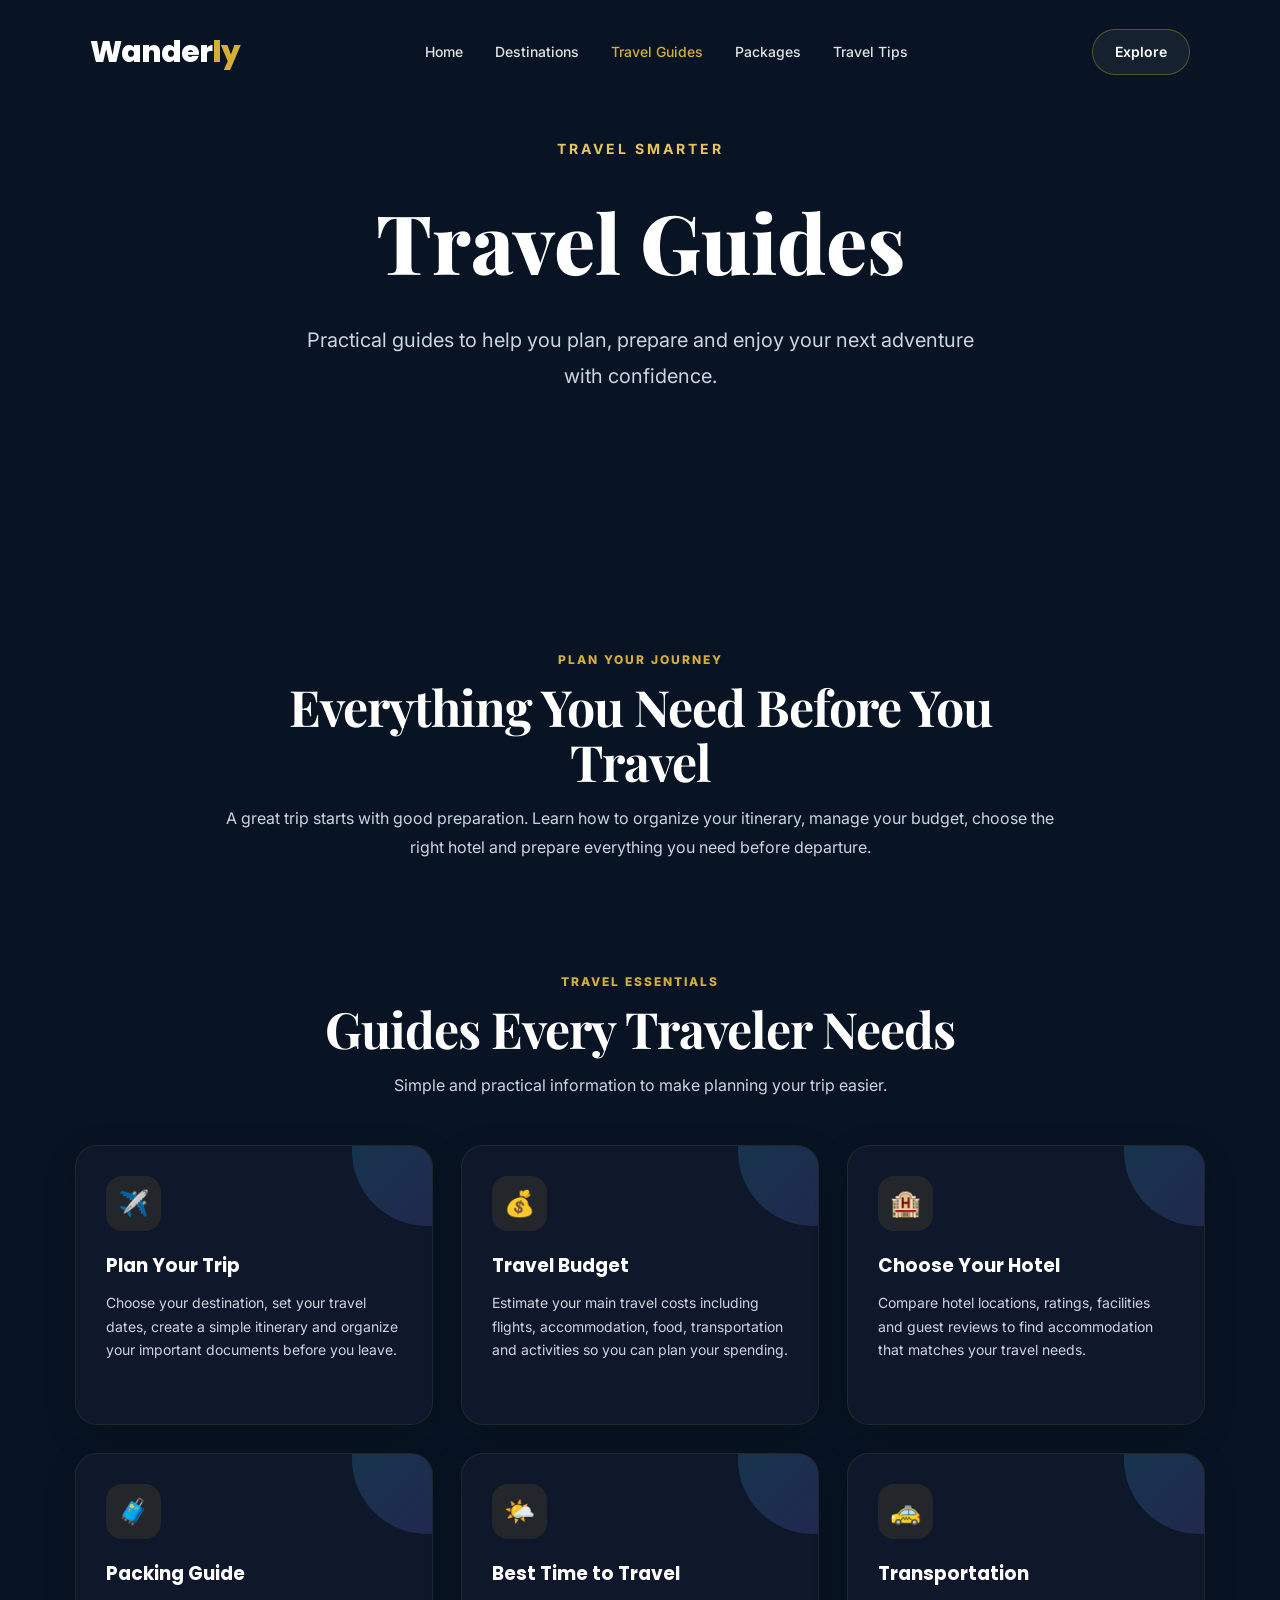
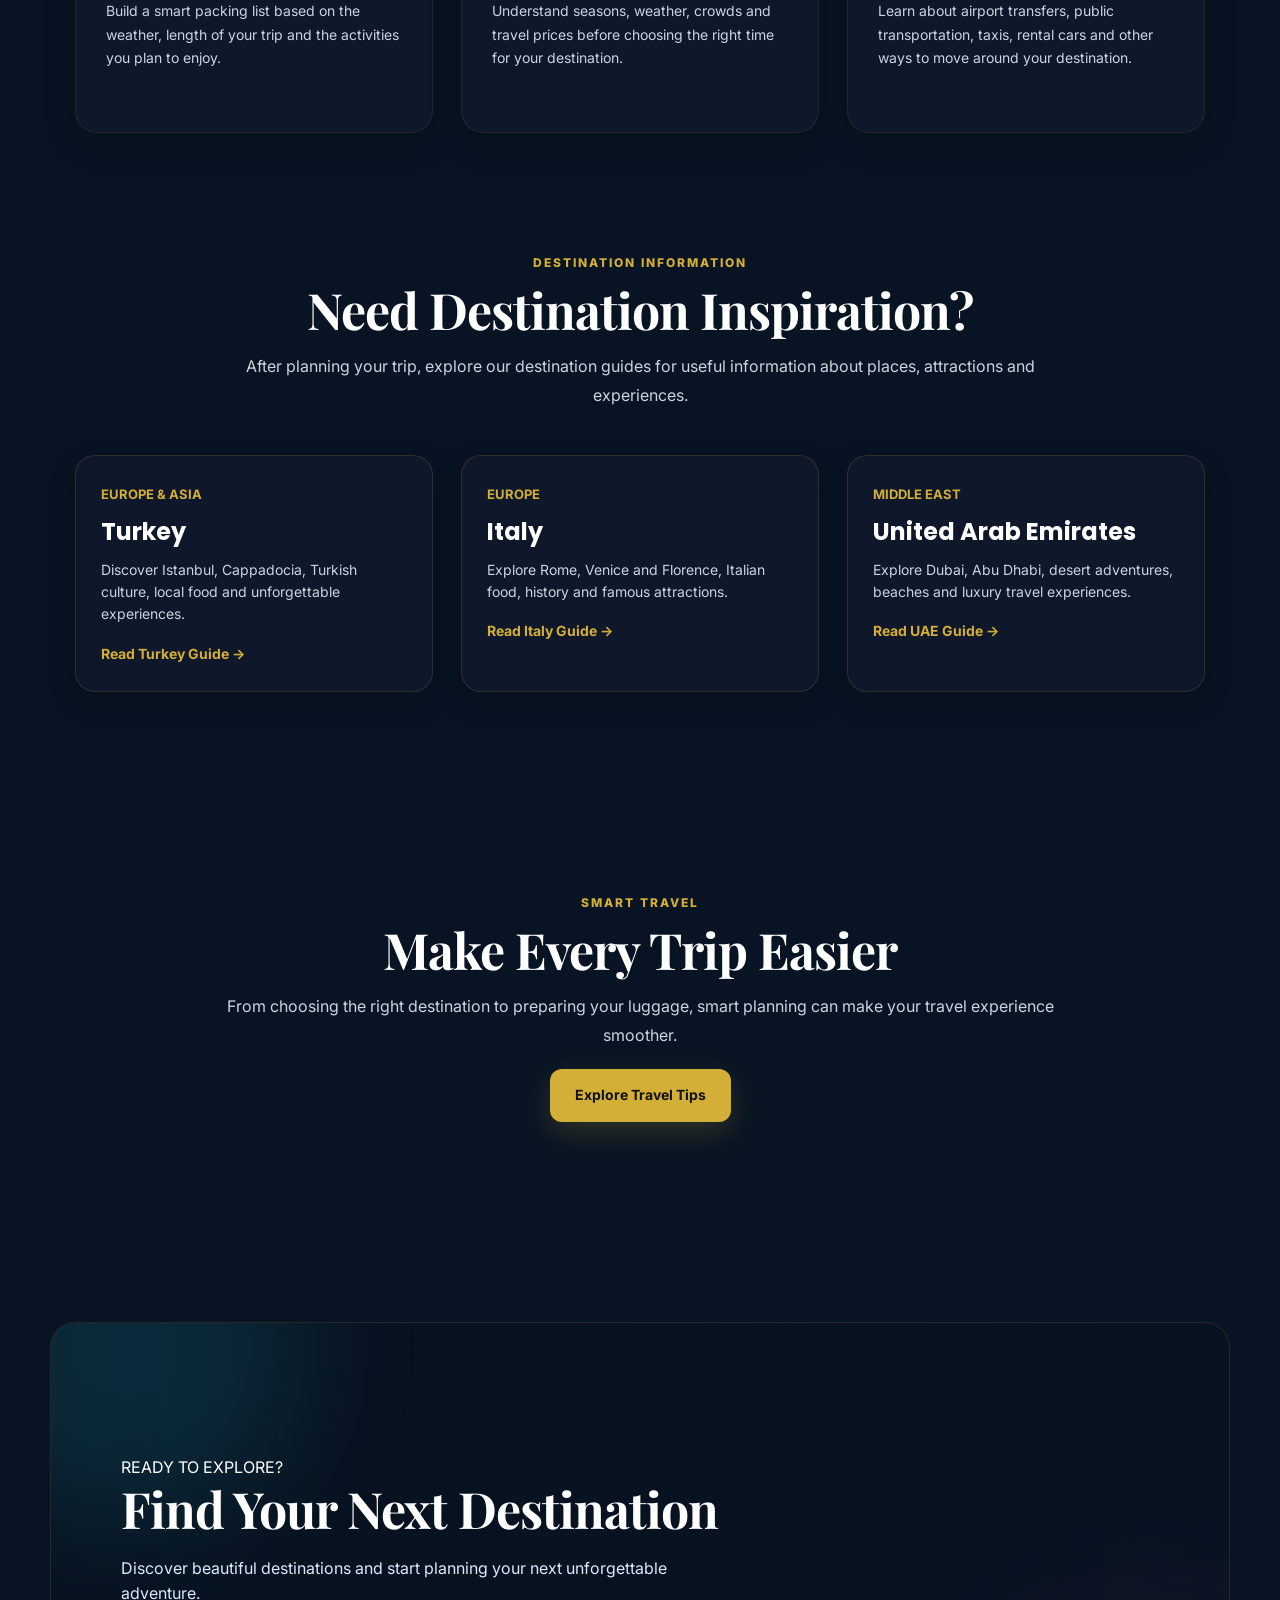
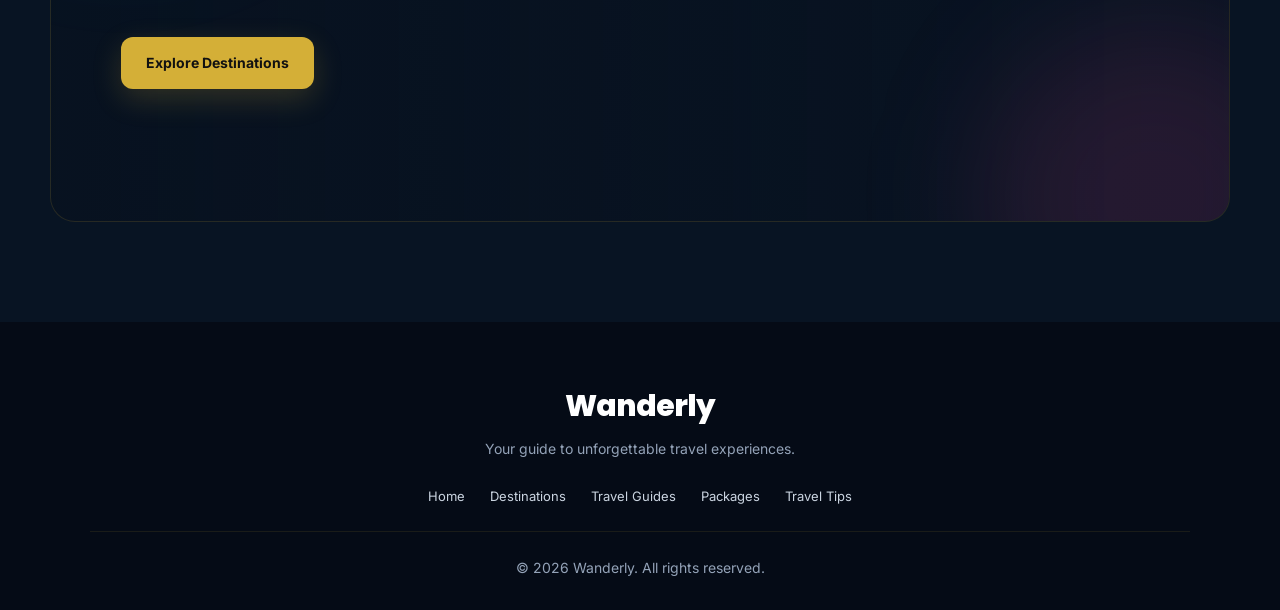
<file: travel-guides.html>
<!DOCTYPE html> 
<html lang="en"> 
 
<head> 
 
    <meta charset="UTF-8"> 
 
    <meta 
        name="viewport" 
        content="width=device-width, initial-scale=1.0" 
    > 
    <link rel="icon" type="image/jpeg" href="favicon.jpg">
 
    <title>Travel Guides | Wanderly</title> 
 
    <meta 
        name="description" 
        content="Explore practical travel guides covering trip planning, travel budgets, hotels, packing, transportation and the best time to travel with Wanderly." 
    > 
 
    <meta 
        name="keywords" 
        content="travel guides, travel planning, travel budget, hotel guide, packing guide, transportation guide, best time to travel" 
    > 
 
    <link 
        rel="stylesheet" 
        href="style.css" 
    > 
 
</head> 
 
 
<body> 
 
    <!-- =========================
     Navigation
========================== -->

<header class="navbar">

    <a href="index.html" class="logo">
        Wander<span>ly</span>
    </a>

    <nav>

        <a href="index.html">
            Home
        </a>

        <a href="destinations.html">
            Destinations
        </a>

        <a href="travel-guides.html" class="active">
            Travel Guides
        </a>

        <a href="packages.html">
            Packages
        </a>

        <a href="travel-tips.html">
            Travel Tips
        </a>

    </nav>

    <a href="#guides" class="nav-button">
        Explore
    </a>

</header>
   
 
    <!-- ========================================= 
         HERO 
    ========================================== --> 
 
    <section class="travel-guides-hero"> 
 
        <div class="travel-guides-hero-content"> 
 
            <span> 
                TRAVEL SMARTER 
            </span> 
 
            <h1> 
                Travel Guides 
            </h1> 
 
            <p> 
                Practical guides to help you plan, 
                prepare and enjoy your next adventure 
                with confidence. 
            </p> 
 
        </div> 
 
    </section> 
 
 
 
    <!-- ========================================= 
         INTRO 
    ========================================== --> 
 
    <section class="section travel-guides-intro"> 
 
        <div class="section-title"> 
 
            <span> 
                PLAN YOUR JOURNEY 
            </span> 
 
            <h2> 
                Everything You Need Before You Travel 
            </h2> 
 
            <p> 
                A great trip starts with good preparation. 
                Learn how to organize your itinerary, 
                manage your budget, choose the right hotel 
                and prepare everything you need before departure. 
            </p> 
 
        </div> 
 
    </section> 
 
 
 
    <!-- ========================================= 
         TRAVEL ESSENTIALS 
    ========================================== --> 
 
    <section 
        class="section travel-guides-section" 
        id="guides" 
    > 
 
        <div class="section-title"> 
 
            <span> 
                TRAVEL ESSENTIALS 
            </span> 
 
            <h2> 
                Guides Every Traveler Needs 
            </h2> 
 
            <p> 
                Simple and practical information to make 
                planning your trip easier. 
            </p> 
 
        </div> 
 
 
        <div class="things-grid"> 
 
 
            <!-- ========================= 
                 PLAN YOUR TRIP 
            ========================== --> 
 
            <article class="thing-card"> 
 
                <div class="thing-icon"> 
                    ✈️ 
                </div> 
 
                <h3> 
                    Plan Your Trip 
                </h3> 
 
                <p> 
                    Choose your destination, set your travel 
                    dates, create a simple itinerary and 
                    organize your important documents before 
                    you leave. 
                </p> 
 
            </article> 
 
 
 
            <!-- ========================= 
                 TRAVEL BUDGET 
            ========================== --> 
 
            <article class="thing-card"> 
 
                <div class="thing-icon"> 
                    💰 
                </div> 
 
                <h3> 
                    Travel Budget 
                </h3> 
 
                <p> 
                    Estimate your main travel costs including 
                    flights, accommodation, food, transportation 
                    and activities so you can plan your spending. 
                </p> 
 
            </article> 
 
 
 
            <!-- ========================= 
                 HOTEL GUIDE 
            ========================== --> 
 
            <article class="thing-card"> 
 
                <div class="thing-icon"> 
                    🏨 
                </div> 
 
                <h3> 
                    Choose Your Hotel 
                </h3> 
 
                <p> 
                    Compare hotel locations, ratings, facilities 
                    and guest reviews to find accommodation 
                    that matches your travel needs. 
                </p> 
 
            </article> 
 
 
 
            <!-- ========================= 
                 PACKING GUIDE 
            ========================== --> 
 
            <article class="thing-card"> 
 
                <div class="thing-icon"> 
                    🧳 
                </div> 
 
                <h3> 
                    Packing Guide 
                </h3> 
 
                <p> 
                    Build a smart packing list based on the 
                    weather, length of your trip and the 
                    activities you plan to enjoy. 
                </p> 
 
            </article> 
 
 
 
            <!-- ========================= 
                 BEST TIME 
            ========================== --> 
 
            <article class="thing-card"> 
 
                <div class="thing-icon"> 
                    🌤️ 
                </div> 
 
                <h3> 
                    Best Time to Travel 
                </h3> 
 
                <p> 
                    Understand seasons, weather, crowds and 
                    travel prices before choosing the right 
                    time for your destination. 
                </p> 
 
            </article> 
 
 
 
            <!-- ========================= 
                 TRANSPORTATION 
            ========================== --> 
 
            <article class="thing-card"> 
 
                <div class="thing-icon"> 
                    🚕 
                </div> 
 
                <h3> 
                    Transportation 
                </h3> 
 
                <p> 
                    Learn about airport transfers, public 
                    transportation, taxis, rental cars and 
                    other ways to move around your destination. 
                </p> 
 
            </article> 
 
 
        </div> 
 
    </section> 
 
 
 
    <!-- ========================================= 
         DESTINATION GUIDES 
    ========================================== --> 
 
    <section class="section destination-guides-section"> 
 
        <div class="section-title"> 
 
            <span> 
                DESTINATION INFORMATION 
            </span> 
 
            <h2> 
                Need Destination Inspiration? 
            </h2> 
 
            <p> 
                After planning your trip, explore our 
                destination guides for useful information 
                about places, attractions and experiences. 
            </p> 
 
        </div> 
 
 
        <div class="destination-grid"> 
 
 
            <!-- ========================= 
                 TURKEY 
            ========================== --> 
 
            <article class="destination-card"> 
 
                <div class="destination-info"> 
 
                    <span> 
                        EUROPE & ASIA 
                    </span> 
 
                    <h3> 
                        Turkey 
                    </h3> 
 
                    <p> 
                        Discover Istanbul, Cappadocia, 
                        Turkish culture, local food and 
                        unforgettable experiences. 
                    </p> 
 
                    <a href="turkey.html"> 
                        Read Turkey Guide → 
                    </a> 
 
                </div> 
 
            </article> 
 
 
 
            <!-- ========================= 
                 ITALY 
            ========================== --> 
 
            <article class="destination-card"> 
 
                <div class="destination-info"> 
 
                    <span> 
                        EUROPE 
                    </span> 
 
                    <h3> 
                        Italy 
                    </h3> 
 
                    <p> 
                        Explore Rome, Venice and Florence, 
                        Italian food, history and famous 
                        attractions. 
                    </p> 
 
                    <a href="italy.html"> 
                        Read Italy Guide → 
                    </a> 
 
                </div> 
 
            </article> 
 
 
 
            <!-- ========================= 
                 UAE 
            ========================== --> 
 
            <article class="destination-card"> 
 
                <div class="destination-info"> 
 
                    <span> 
                        MIDDLE EAST 
                    </span> 
 
                    <h3> 
                        United Arab Emirates 
                    </h3> 
 
                    <p> 
                        Explore Dubai, Abu Dhabi, desert 
                        adventures, beaches and luxury 
                        travel experiences. 
                    </p> 
 
                    <a href="uae.html"> 
                        Read UAE Guide → 
                    </a> 
 
                </div> 
 
            </article> 
 
 
        </div> 
 
    </section> 
 
 
 
    <!-- ========================================= 
         SMART TRAVEL 
    ========================================== --> 
 
    <section class="section travel-guides-tips"> 
 
        <div class="section-title"> 
 
            <span> 
                SMART TRAVEL 
            </span> 
 
            <h2> 
                Make Every Trip Easier 
            </h2> 
 
            <p> 
                From choosing the right destination to 
                preparing your luggage, smart planning can 
                make your travel experience smoother. 
            </p> 
 
            <a 
                href="travel-tips.html" 
                class="btn" 
            > 
                Explore Travel Tips 
            </a> 
 
        </div> 
 
    </section> 
 
 
 
    <!-- ========================================= 
         CTA 
    ========================================== --> 
 
    <section class="inspiration"> 
 
        <div class="inspiration-content"> 
 
            <span> 
                READY TO EXPLORE? 
            </span> 
 
            <h2> 
                Find Your Next Destination 
            </h2> 
 
            <p> 
                Discover beautiful destinations and start 
                planning your next unforgettable adventure. 
            </p> 
 
            <a 
                href="destinations.html" 
                class="btn" 
            > 
                Explore Destinations 
            </a> 
 
        </div> 
 
    </section> 
 
 
 
    <!-- ========================================= 
         FOOTER 
    ========================================== --> 
 
    <footer> 
 
        <div class="footer-logo"> 
            Wanderly 
        </div> 
 
        <p> 
            Your guide to unforgettable travel experiences. 
        </p> 
 
 
        <div class="footer-links"> 
 
            <a href="index.html"> 
                Home 
            </a> 
 
            <a href="destinations.html"> 
                Destinations 
            </a> 
 
            <a href="travel-guides.html"> 
                Travel Guides 
            </a> 
 
            <a href="packages.html"> 
                Packages 
            </a> 
 
            <a href="travel-tips.html"> 
                Travel Tips 
            </a> 
 
        </div> 
 
 
        <p class="copyright"> 
            © 2026 Wanderly. All rights reserved. 
        </p> 
 
    </footer> 
 
 
</body> 
 
</html>
</file>
<file: style.css>
/* =========================================
   WANDERLY - MAIN STYLE
========================================= */

@import url("https://fonts.googleapis.com/css2?family=Inter:wght@400;500;600;700&family=Playfair+Display:wght@400;600;700;800&family=Poppins:wght@500;600;700;800&display=swap");


/* =========================================
   ROOT
========================================= */

:root {
    --gold: #d4af37;
    --gold-light: #e7c55a;

    --dark: #081423;
    --dark-card: #0f172a;
    --dark-soft: #172033;

    --white: #ffffff;
    --muted: #cbd5e1;

    --cyan: #22d3ee;
    --purple: #8b5cf6;
    --pink: #ec4899;

    --text: #172033;
    --gray: #64748b;
}


/* =========================================
   RESET
========================================= */

* {
    margin: 0;
    padding: 0;
    box-sizing: border-box;
}

html {
    scroll-behavior: smooth;
}

body {
    font-family: "Inter", sans-serif;
    background: var(--dark);
    color: var(--white);
    line-height: 1.6;
}

a {
    text-decoration: none;
    color: inherit;
}

img {
    width: 100%;
    display: block;
}

button {
    font-family: inherit;
    border: none;
    cursor: pointer;
}


/* =========================================
   NAVIGATION
========================================= */

.navbar {
    position: absolute;
    top: 0;
    left: 0;
    width: 100%;

    display: flex;
    align-items: center;
    justify-content: space-between;

    padding: 28px 7%;

    z-index: 20;

    color: white;
}

.logo,
.footer-logo {
    font-family: "Poppins", sans-serif;
    font-size: 30px;
    font-weight: 800;
    letter-spacing: -1px;
}

.logo span,
.footer-logo span {
    color: var(--gold);
}

.navbar nav {
    display: flex;
    align-items: center;
    gap: 32px;
}

.navbar nav a {
    position: relative;

    font-size: 14px;
    font-weight: 500;

    color: rgba(255, 255, 255, 0.88);

    transition: 0.3s ease;
}

.navbar nav a:hover,
.navbar nav a.active {
    color: var(--gold);
}

.nav-button {
    padding: 11px 22px;

    background: rgba(255, 255, 255, 0.06);

    border: 1px solid rgba(212, 175, 55, 0.35);

    border-radius: 30px;

    backdrop-filter: blur(10px);

    font-size: 14px;
    font-weight: 600;

    transition: 0.3s ease;
}

.nav-button:hover {
    background: var(--gold);
    color: #111;
}


/* =========================================
   HOME HERO
========================================= */

.hero {
    position: relative;

    min-height: 850px;

    display: flex;
    align-items: center;
    justify-content: flex-start;

    text-align: left;

    padding-left: 8%;

    background-image:
        url("https://images.unsplash.com/photo-1476514525535-07fb3b4ae5f1?auto=format&fit=crop&w=2000&q=90");

    background-size: cover;
    background-position: center;
}

.hero-overlay {
    position: absolute;
    inset: 0;

    background:
        linear-gradient(
            90deg,
            rgba(5, 15, 35, 0.95) 5%,
            rgba(5, 15, 35, 0.60) 45%,
            rgba(5, 15, 35, 0.20) 100%
        );
}

.hero-content {
    position: relative;
    z-index: 2;

    max-width: 700px;

    padding: 120px 25px 180px 0;

    color: white;

    animation: heroFadeUp 1s ease both;
}

.hero-tag {
    display: inline-block;

    padding: 8px 16px;
    margin-bottom: 25px;

    border-radius: 30px;

    background: rgba(255, 255, 255, 0.06);

    border: 1px solid rgba(212, 175, 55, 0.3);

    backdrop-filter: blur(10px);

    color: var(--gold);

    font-size: 13px;
    font-weight: 600;
}

.hero h1 {
    font-family: "Playfair Display", serif;

    font-size: clamp(64px, 9vw, 120px);

    line-height: 0.95;

    letter-spacing: -3px;

    margin-bottom: 25px;
}

.hero h1 span {
    display: block;
    color: var(--gold);
}

.hero-content > p {
    max-width: 650px;

    margin: 0 0 35px;

    font-size: 18px;

    color: rgba(255, 255, 255, 0.84);
}

.hero-actions {
    display: flex;
    gap: 15px;
    flex-wrap: wrap;
}


/* =========================================
   BUTTONS
========================================= */

.primary-button,
.secondary-button,
.btn {
    display: inline-block;

    padding: 15px 25px;

    border-radius: 12px;

    font-size: 14px;
    font-weight: 700;

    transition: 0.3s ease;
}

.primary-button,
.btn {
    background: var(--gold);
    color: #111;

    box-shadow: 0 10px 30px rgba(212, 175, 55, 0.20);
}

.primary-button:hover,
.btn:hover {
    background: var(--gold-light);

    transform: translateY(-3px);

    box-shadow: 0 15px 35px rgba(212, 175, 55, 0.30);
}

.secondary-button {
    color: white;

    border: 1px solid rgba(255, 255, 255, 0.3);

    background: rgba(255, 255, 255, 0.06);

    backdrop-filter: blur(10px);
}

.secondary-button:hover {
    background: white;
    color: #172033;
}


/* =========================================
   SEARCH
========================================= */

.search-box {
    position: absolute;

    z-index: 5;

    bottom: 55px;
    left: 50%;

    transform: translateX(-50%);

    width: min(850px, 90%);

    display: flex;
    align-items: center;

    gap: 18px;

    padding: 12px 14px 12px 20px;

    background: rgba(15, 23, 42, 0.95);

    border: 1px solid rgba(212, 175, 55, 0.22);

    border-radius: 18px;

    box-shadow: 0 20px 60px rgba(0, 0, 0, 0.30);

    backdrop-filter: blur(20px);
}

.search-icon {
    font-size: 24px;
}

.search-content {
    display: flex;
    flex-direction: column;
    align-items: flex-start;

    flex: 1;
}

.search-content span {
    font-size: 12px;
    color: var(--muted);
}

.search-content strong {
    font-size: 15px;
    color: white;
}

.search-box button {
    padding: 15px 28px;

    background: var(--gold);
    color: #111;

    border-radius: 12px;

    font-weight: 700;

    transition: 0.3s ease;
}

.search-box button:hover {
    background: var(--gold-light);
    transform: translateY(-2px);
}


/* =========================================
   STATS
========================================= */

.stats {
    max-width: 1100px;

    margin: -35px auto 80px;

    position: relative;
    z-index: 6;

    display: grid;

    grid-template-columns: repeat(4, 1fr);

    background: var(--dark-card);

    border: 1px solid rgba(212, 175, 55, 0.15);

    border-radius: 18px;

    box-shadow: 0 15px 50px rgba(0, 0, 0, 0.20);

    overflow: hidden;
}

.stat {
    text-align: center;

    padding: 30px 15px;

    border-right: 1px solid rgba(212, 175, 55, 0.08);
}

.stat:last-child {
    border-right: none;
}

.stat strong {
    display: block;

    font-family: "Poppins", sans-serif;

    font-size: 28px;

    color: var(--gold);
}

.stat span {
    color: var(--muted);
    font-size: 13px;
}


/* =========================================
   GENERAL SECTIONS
========================================= */

.section {
    max-width: 1180px;

    margin: 0 auto 100px;

    padding: 0 25px;
}

.section-heading {
    display: flex;
    align-items: end;
    justify-content: space-between;

    gap: 30px;

    margin-bottom: 35px;
}

.section-label {
    display: block;

    margin-bottom: 10px;

    color: var(--gold);

    font-size: 11px;
    font-weight: 800;

    letter-spacing: 2px;
}

.section-heading h2,
.section-title h2,
.inspiration h2,
.guide-text h2 {
    font-family: "Playfair Display", serif;

    font-size: clamp(32px, 5vw, 50px);

    line-height: 1.1;

    letter-spacing: -1px;

    color: white;
}

.section-title {
    text-align: center;

    max-width: 850px;

    margin: 0 auto 45px;
}

.section-title > span {
    display: block;

    margin-bottom: 10px;

    color: var(--gold);

    font-size: 12px;

    font-weight: 800;

    letter-spacing: 2px;
}

.section-title h2 {
    margin-bottom: 15px;
}

.section-title p {
    color: var(--muted);

    font-size: 16px;

    line-height: 1.8;
}

.section-heading h2 span,
.inspiration h2 span,
.guide-text h2 span {
    color: var(--gold);
}

.view-link {
    color: var(--gold);

    font-size: 14px;

    font-weight: 700;
}


/* =========================================
   FEATURED CARDS
========================================= */

.featured-grid {
    display: grid;

    grid-template-columns: repeat(3, 1fr);

    gap: 20px;
}

.featured-card {
    position: relative;

    min-height: 500px;

    overflow: hidden;

    border-radius: 20px;

    background: #172033;

    border: 1px solid rgba(212, 175, 55, 0.15);
}

.featured-card img {
    height: 100%;

    object-fit: cover;

    transition: transform 0.6s ease;
}

.featured-card:hover img {
    transform: scale(1.06);
}

.card-gradient {
    position: absolute;

    inset: 0;

    background:
        linear-gradient(
            0deg,
            rgba(0, 0, 0, 0.85),
            transparent 65%
        );
}

.featured-content {
    position: absolute;

    left: 30px;
    right: 30px;
    bottom: 30px;

    color: white;

    z-index: 2;
}

.featured-content span {
    font-size: 12px;

    color: #cbd5e1;
}

.featured-content h3 {
    font-family: "Poppins", sans-serif;

    font-size: 34px;

    margin: 5px 0;
}

.featured-content p {
    color: #e2e8f0;

    font-size: 14px;

    margin-bottom: 15px;
}

.featured-content a {
    color: var(--gold);

    font-weight: 700;

    font-size: 14px;
}


/* =========================================
   DESTINATION CARDS
========================================= */

.destination-grid {
    display: grid;

    grid-template-columns: repeat(3, 1fr);

    gap: 24px;
}

.destination-card {
    overflow: hidden;

    background: var(--dark-card);

    border-radius: 20px;

    border: 1px solid rgba(212, 175, 55, 0.15);

    box-shadow: 0 10px 30px rgba(0, 0, 0, 0.15);

    transition: 0.35s ease;
}

.destination-card:hover {
    transform: translateY(-8px);

    box-shadow: 0 20px 45px rgba(0, 0, 0, 0.30);
}

.destination-card img {
    height: 260px;

    object-fit: cover;

    transition: 0.5s ease;
}

.destination-card:hover img {
    transform: scale(1.05);
}

.destination-info {
    padding: 25px;
}

.destination-info > span {
    color: var(--gold);

    font-size: 13px;

    font-weight: 700;
}

.destination-info h3 {
    font-family: "Poppins", sans-serif;

    font-size: 24px;

    margin: 7px 0;

    color: white;
}

.destination-info p {
    color: var(--muted);

    font-size: 14px;

    margin-bottom: 15px;
}

.destination-info a {
    color: var(--gold);

    font-size: 14px;

    font-weight: 700;
}


/* =========================================
   INSPIRATION
========================================= */

.inspiration {
    position: relative;

    max-width: 1180px;

    min-height: 500px;

    margin: 0 auto 100px;

    padding: 70px;

    display: flex;
    align-items: center;

    border-radius: 25px;

    overflow: hidden;

    border: 1px solid rgba(212, 175, 55, 0.15);

    background:
        linear-gradient(
            90deg,
            rgba(8, 18, 32, 0.95),
            rgba(8, 18, 32, 0.45)
        ),
        url("https://images.unsplash.com/photo-1500534623283-312aade485b7?auto=format&fit=crop&w=1600&q=85");

    background-size: cover;
    background-position: center;
}

.inspiration::before,
.inspiration::after {
    content: "";

    position: absolute;

    width: 350px;
    height: 350px;

    border-radius: 50%;

    filter: blur(60px);
}

.inspiration::before {
    left: -100px;
    top: -150px;

    background: rgba(34, 211, 238, 0.12);
}

.inspiration::after {
    right: -100px;
    bottom: -150px;

    background: rgba(236, 72, 153, 0.12);
}

.inspiration-content {
    position: relative;

    z-index: 2;

    max-width: 600px;

    color: white;
}

.inspiration h2 {
    margin-bottom: 20px;
}

.inspiration p {
    color: #dbeafe;

    margin-bottom: 30px;
}


/* =========================================
   TIPS
========================================= */

.tips-grid {
    display: grid;

    grid-template-columns: repeat(3, 1fr);

    gap: 20px;
}

.tip-card {
    padding: 30px;

    background: var(--dark-card);

    border: 1px solid rgba(212, 175, 55, 0.12);

    border-radius: 18px;

    transition: 0.3s ease;
}

.tip-card:hover {
    transform: translateY(-6px);

    box-shadow: 0 15px 40px rgba(0, 0, 0, 0.25);
}

.tip-icon {
    width: 55px;
    height: 55px;

    display: grid;

    place-items: center;

    margin-bottom: 20px;

    border-radius: 15px;

    background: rgba(212, 175, 55, 0.10);

    font-size: 24px;
}

.tip-card h3 {
    font-family: "Poppins", sans-serif;

    font-size: 20px;

    margin-bottom: 10px;
}

.tip-card p {
    color: var(--muted);

    font-size: 14px;

    margin-bottom: 20px;
}

.tip-card a {
    color: var(--gold);

    font-size: 14px;

    font-weight: 700;
}


/* =========================================
   DESTINATIONS PAGE
========================================= */

.destinations-navbar {
    position: relative;

    background: #07111f;
}

.destinations-hero {
    position: relative;

    min-height: 520px;

    display: flex;
    align-items: center;
    justify-content: center;

    text-align: center;

    background-image:
        url("https://images.unsplash.com/photo-1488085061387-422e29b40080?auto=format&fit=crop&w=1800&q=90");

    background-size: cover;

    background-position: center;
}

.destinations-hero-overlay {
    position: absolute;

    inset: 0;

    background:
        linear-gradient(
            135deg,
            rgba(4, 10, 25, 0.90),
            rgba(7, 20, 40, 0.60),
            rgba(5, 10, 25, 0.88)
        );
}


/* Support the Travel Guides HTML */
.destinations-hero > .hero-overlay {
    position: absolute;

    inset: 0;

    background:
        linear-gradient(
            135deg,
            rgba(4, 10, 25, 0.88),
            rgba(7, 20, 40, 0.60),
            rgba(5, 10, 25, 0.90)
        );
}

.destinations-hero-content {
    position: relative;

    max-width: 850px;

    padding: 80px 24px;

    z-index: 2;
}

.destinations-hero-content h1 {
    margin: 20px 0;

    font-family: "Playfair Display", serif;

    font-size: clamp(50px, 7vw, 78px);

    line-height: 1.05;

    color: white;
}

.destinations-hero-content h1 span {
    display: block;

    color: var(--gold);
}

.destinations-hero-content p {
    max-width: 650px;

    margin: 0 auto;

    color: rgba(255, 255, 255, 0.78);

    font-size: 18px;

    line-height: 1.8;
}

.destinations-intro {
    padding-bottom: 20px;
}

.destinations-description {
    max-width: 800px;

    margin-top: -30px;

    color: var(--muted);

    font-size: 17px;

    line-height: 1.8;
}

.all-destinations {
    padding-top: 30px;
}

.all-destinations .destination-grid {
    gap: 28px;
}


/* =========================================
   COUNTRY GUIDE PAGES
========================================= */

.country-hero {
    position: relative;

    min-height: 680px;

    display: flex;
    align-items: center;
    justify-content: center;

    text-align: center;

    overflow: hidden;

    background-size: cover;

    background-position: center;
}

.country-hero::before {
    content: "";

    position: absolute;

    width: 500px;
    height: 500px;

    right: -180px;
    top: -180px;

    background: rgba(34, 211, 238, 0.18);

    filter: blur(100px);

    border-radius: 50%;
}

.country-hero::after {
    content: "";

    position: absolute;

    width: 400px;
    height: 400px;

    left: -180px;
    bottom: -180px;

    background: rgba(139, 92, 246, 0.22);

    filter: blur(100px);

    border-radius: 50%;
}

.turkey-hero {
    background-image:
        url("https://images.unsplash.com/photo-1524231757912-21f4fe3a7200?auto=format&fit=crop&w=1800&q=90");
}

.malaysia-hero {
    background-image:
        url("https://images.unsplash.com/photo-1596422846543-75c6fc197f07?auto=format&fit=crop&w=1800&q=90");
}

.indonesia-hero {
    background-image:
        url("https://images.unsplash.com/photo-1537996194471-e657df975ab4?auto=format&fit=crop&w=1800&q=90");
}

.thailand-hero {
    background-image:
        url("https://images.unsplash.com/photo-1506665531195-3566af2b4dfa?auto=format&fit=crop&w=1800&q=90");
}

.maldives-hero {
    background-image:
        url("https://images.unsplash.com/photo-1507525428034-b723cf961d3e?auto=format&fit=crop&w=1800&q=90");
}

.italy-hero {
    background-image:
        url("https://images.unsplash.com/photo-1529260830199-42c24126f198?auto=format&fit=crop&w=1800&q=90");
}

.france-hero {
    background-image:
        url("https://images.unsplash.com/photo-1502602898657-3e91760cbb34?auto=format&fit=crop&w=1800&q=90");
}

.spain-hero {
    background-image:
        url("https://images.unsplash.com/photo-1539037116277-4db20889f2d4?auto=format&fit=crop&w=1800&q=90");
}

.uae-hero {
    background-image:
        url("https://images.unsplash.com/photo-1512453979798-5ea266f8880c?auto=format&fit=crop&w=1800&q=90");
}

.country-hero-overlay {
    position: absolute;

    inset: 0;

    background:
        linear-gradient(
            135deg,
            rgba(4, 10, 25, 0.90),
            rgba(7, 20, 40, 0.55),
            rgba(5, 10, 25, 0.90)
        );
}

.country-hero-content {
    position: relative;

    z-index: 2;

    max-width: 850px;

    padding: 100px 24px;

    animation: heroFadeUp 1s ease both;
}

.country-hero-content h1 {
    margin: 20px 0;

    font-family: "Playfair Display", serif;

    font-size: clamp(55px, 8vw, 92px);

    line-height: 1.05;

    color: white;

    text-shadow: 0 10px 40px rgba(0, 0, 0, 0.35);
}

.country-hero-content h1 span {
    display: block;

    color: var(--gold);
}

.country-hero-content p {
    max-width: 700px;

    margin: 0 auto;

    color: rgba(255, 255, 255, 0.82);

    font-size: 18px;

    line-height: 1.8;
}


/* =========================================
   COUNTRY INFO
========================================= */

.country-info {
    display: grid;

    grid-template-columns: repeat(4, 1fr);

    max-width: 1100px;

    margin: -70px auto 0;

    position: relative;

    z-index: 5;

    background: rgba(15, 23, 42, 0.95);

    border: 1px solid rgba(212, 175, 55, 0.15);

    border-radius: 24px;

    box-shadow: 0 20px 60px rgba(0, 0, 0, 0.25);

    overflow: hidden;

    backdrop-filter: blur(20px);

    transition: transform 0.35s ease;
}

.country-info:hover {
    transform: translateY(-5px);
}

.country-info-item {
    padding: 30px 20px;

    text-align: center;

    border-right: 1px solid rgba(212, 175, 55, 0.10);

    transition: background 0.3s ease;
}

.country-info-item:last-child {
    border-right: none;
}

.country-info-item:hover {
    background: rgba(255, 255, 255, 0.03);
}

.country-info-item > span {
    display: block;

    font-size: 28px;

    margin-bottom: 10px;

    transition: transform 0.3s ease;
}

.country-info-item:hover > span {
    transform: scale(1.2) rotate(-5deg);
}

.country-info-item strong {
    display: block;

    color: white;

    font-family: "Poppins", sans-serif;
}

.country-info-item small,
.country-info-item p {
    display: block;

    margin-top: 6px;

    color: var(--muted);

    font-size: 13px;
}


/* =========================================
   COUNTRY INTRO
========================================= */

.country-intro {
    padding-top: 110px;
}

.country-intro > p {
    max-width: 850px;

    color: var(--muted);

    font-size: 17px;

    line-height: 1.9;

    margin-bottom: 20px;
}


/* =========================================
   PLACES
========================================= */

.places-grid {
    display: grid;

    grid-template-columns: repeat(3, 1fr);

    gap: 28px;
}

.place-card {
    position: relative;

    min-height: 440px;

    overflow: hidden;

    background: var(--dark-card);

    border-radius: 24px;

    border: 1px solid rgba(212, 175, 55, 0.15);

    box-shadow: 0 15px 45px rgba(0, 0, 0, 0.20);

    transition:
        transform 0.35s ease,
        box-shadow 0.35s ease;
}

.place-card:hover {
    transform: translateY(-10px);

    box-shadow: 0 25px 60px rgba(0, 0, 0, 0.35);
}

.place-card img {
    width: 100%;

    height: 440px;

    object-fit: cover;

    transition: transform 0.5s ease;
}

.place-card:hover img {
    transform: scale(1.07);
}

.place-card::after {
    content: "";

    position: absolute;

    inset: 0;

    background:
        linear-gradient(
            to top,
            rgba(2, 6, 23, 0.92),
            rgba(2, 6, 23, 0.08) 65%
        );

    pointer-events: none;
}

.place-content {
    position: absolute;

    left: 0;
    right: 0;
    bottom: 0;

    z-index: 2;

    padding: 30px;

    color: white;
}

.place-content span {
    color: var(--gold);

    font-size: 14px;

    font-weight: 700;
}

.place-content h3 {
    color: white;

    font-family: "Poppins", sans-serif;

    font-size: 28px;

    margin: 8px 0;
}

.place-content p {
    color: rgba(255, 255, 255, 0.78);

    max-width: 420px;

    line-height: 1.7;

    font-size: 15px;
}


/* =========================================
   THINGS TO DO
========================================= */

.things-section {
    padding-top: 20px;
}

.things-grid {
    display: grid;

    grid-template-columns: repeat(4, 1fr);

    gap: 20px;
}

.thing-card {
    position: relative;

    overflow: hidden;

    padding: 30px;

    background: var(--dark-card);

    border: 1px solid rgba(212, 175, 55, 0.10);

    border-radius: 22px;

    box-shadow: 0 10px 35px rgba(0, 0, 0, 0.15);

    transition:
        transform 0.35s ease,
        box-shadow 0.35s ease,
        border-color 0.35s ease;
}

.thing-card::before {
    content: "";

    position: absolute;

    width: 150px;
    height: 150px;

    right: -70px;
    top: -70px;

    border-radius: 50%;

    background:
        linear-gradient(
            135deg,
            rgba(34, 211, 238, 0.18),
            rgba(139, 92, 246, 0.18)
        );

    transition: transform 0.4s ease;
}

.thing-card:hover::before {
    transform: scale(2);
}

.thing-card:hover {
    transform: translateY(-10px);

    border-color: rgba(212, 175, 55, 0.25);

    box-shadow: 0 25px 55px rgba(0, 0, 0, 0.25);
}

.thing-icon {
    position: relative;

    z-index: 2;

    width: 55px;
    height: 55px;

    display: flex;

    align-items: center;
    justify-content: center;

    border-radius: 16px;

    background: rgba(212, 175, 55, 0.10);

    font-size: 25px;

    margin-bottom: 20px;
}

.thing-card h3 {
    position: relative;

    z-index: 2;

    font-family: "Poppins", sans-serif;

    color: white;

    margin-bottom: 10px;
}

.thing-card p {
    position: relative;

    z-index: 2;

    color: var(--muted);

    line-height: 1.7;

    font-size: 14px;
}


/* =========================================
   BEST TIME / TRAVEL GUIDE BOX
========================================= */

.travel-guide-box {
    position: relative;

    overflow: hidden;

    display: grid;

    grid-template-columns: 1fr 1fr;

    gap: 60px;

    align-items: center;

    padding: 70px;

    margin-top: 60px;
    margin-bottom: 60px;

    border-radius: 32px;

    background:
        linear-gradient(
            135deg,
            #0f172a,
            #172033
        );

    border: 1px solid rgba(212, 175, 55, 0.12);

    box-shadow: 0 25px 70px rgba(0, 0, 0, 0.20);
}

.travel-guide-box::before {
    content: "";

    position: absolute;

    width: 300px;
    height: 300px;

    right: -120px;
    top: -120px;

    border-radius: 50%;

    background:
        linear-gradient(
            135deg,
            rgba(34, 211, 238, 0.16),
            rgba(139, 92, 246, 0.16)
        );

    filter: blur(20px);
}

.guide-text {
    position: relative;

    z-index: 2;
}

.guide-text h2 {
    margin: 15px 0;

    font-size: 42px;
}

.guide-text p {
    color: var(--muted);

    line-height: 1.8;

    font-size: 16px;
}

.season-list {
    position: relative;

    z-index: 2;

    display: flex;

    flex-direction: column;

    gap: 14px;
}

.season {
    display: flex;

    align-items: center;

    justify-content: space-between;

    gap: 20px;

    padding: 20px;

    border-radius: 16px;

    background: var(--dark-soft);

    border: 1px solid rgba(212, 175, 55, 0.10);

    transition:
        transform 0.3s ease,
        box-shadow 0.3s ease;
}

.season:hover {
    transform: translateX(7px);

    box-shadow: 0 12px 30px rgba(0, 0, 0, 0.20);
}

.season strong {
    color: white;

    white-space: nowrap;
}

.season span {
    color: var(--muted);

    font-size: 14px;

    text-align: right;
}


/* =========================================
   TRAVEL GUIDES PAGE
========================================= */

.travel-guides-hero {
    position: relative;

    min-height: 560px;

    display: flex;

    align-items: center;
    justify-content: center;

    text-align: center;

    background:
        linear-gradient(
            rgba(8, 20, 35, 0.55),
            rgba(8, 20, 35, 0.85)
        ),
        url("https://images.unsplash.com/photo-1488646953014-85cb44e25828?auto=format&fit=crop&w=1800&q=85")
        center / cover no-repeat;
}

.travel-guides-hero-content {
    position: relative;

    z-index: 2;

    max-width: 850px;

    padding: 40px 20px;

    color: white;
}

.travel-guides-hero-content span {
    color: var(--gold-light);

    font-size: 14px;

    font-weight: 700;

    letter-spacing: 3px;
}

.travel-guides-hero-content h1 {
    font-family: "Playfair Display", serif;

    font-size: clamp(48px, 7vw, 82px);

    margin: 15px 0;

    font-weight: 800;
}

.travel-guides-hero-content p {
    max-width: 700px;

    margin: 0 auto 30px;

    font-size: 20px;

    line-height: 1.8;

    color: var(--muted);
}


/* =========================================
   TRAVEL GUIDES INTRO
========================================= */

.travel-guides-intro {
    padding-top: 90px;

    text-align: center;
}


/* =========================================
   TRAVEL GUIDES SECTION
========================================= */

.travel-guides-section {
    padding-top: 10px;
}

.travel-guides-section .things-grid {
    grid-template-columns: repeat(3, 1fr);

    gap: 28px;
}

.travel-guides-section .thing-card {
    min-height: 280px;
}


/* =========================================
   DESTINATION GUIDES SECTION
========================================= */

.destination-guides-section {
    padding-top: 20px;
}

.destination-guides-section .destination-grid {
    grid-template-columns: repeat(3, 1fr);

    gap: 28px;
}

.destination-guides-section .destination-card {
    min-height: 100%;
}

.destination-guides-section .destination-info {
    min-height: 210px;
}


/* =========================================
   SMART TRAVEL
========================================= */

.travel-guides-tips {
    max-width: 1180px;

    min-height: 430px;

    display: flex;

    align-items: center;
    justify-content: center;

    text-align: center;

    padding: 80px 20px;

    background:
        linear-gradient(
            rgba(8, 20, 35, 0.78),
            rgba(8, 20, 35, 0.90)
        ),
        url("https://images.unsplash.com/photo-1476514525535-07fb3b4ae5f1?auto=format&fit=crop&w=1800&q=85")
        center / cover no-repeat;

    border-radius: 25px;
}

.travel-guides-tips .section-title {
    margin-bottom: 0;
}

.travel-guides-tips .btn {
    margin-top: 20px;
}


/* =========================================
   FOOTER
========================================= */

footer {
    padding: 60px 7% 30px;

    background: #050b16;

    color: white;

    text-align: center;
}

.footer-logo {
    margin-bottom: 8px;
}

footer > p {
    color: #94a3b8;

    font-size: 14px;
}

.footer-links {
    display: flex;

    justify-content: center;

    gap: 25px;

    margin: 25px 0;
}

.footer-links a {
    color: #cbd5e1;

    font-size: 13px;

    transition: 0.3s ease;
}

.footer-links a:hover {
    color: var(--gold);
}

.copyright {
    padding-top: 25px;

    border-top: 1px solid rgba(212, 175, 55, 0.10);
}


/* =========================================
   COUNTRY PAGE SCROLL REVEAL
   Only country pages use reveal animation
========================================= */

body.country-page .section,
body.country-page .place-card,
body.country-page .thing-card,
body.country-page .travel-guide-box,
body.country-page .country-info {
    opacity: 0;

    transform: translateY(45px);

    transition:
        opacity 0.8s ease,
        transform 0.8s ease;
}

body.country-page .section.show,
body.country-page .place-card.show,
body.country-page .thing-card.show,
body.country-page .travel-guide-box.show,
body.country-page .country-info.show {
    opacity: 1;

    transform: translateY(0);
}


/* =========================================
   ANIMATION DELAYS
========================================= */

.place-card:nth-child(1),
.thing-card:nth-child(1) {
    transition-delay: 0.05s;
}

.place-card:nth-child(2),
.thing-card:nth-child(2) {
    transition-delay: 0.15s;
}

.place-card:nth-child(3),
.thing-card:nth-child(3) {
    transition-delay: 0.25s;
}

.thing-card:nth-child(4) {
    transition-delay: 0.35s;
}


@keyframes heroFadeUp {
    from {
        opacity: 0;

        transform: translateY(35px);
    }

    to {
        opacity: 1;

        transform: translateY(0);
    }
}


/* =========================================
   DESTINATIONS PAGE FIX
========================================= */

.destinations-intro,
.all-destinations {
    opacity: 1 !important;

    transform: none !important;
}

.all-destinations .destination-card {
    opacity: 1 !important;

    transform: none !important;

    min-height: 100%;
}

.all-destinations .destination-card img {
    width: 100%;

    height: 260px;

    object-fit: cover;

    display: block;
}

.all-destinations .destination-grid {
    display: grid;

    grid-template-columns: repeat(3, 1fr);

    gap: 28px;
}

.all-destinations .destination-info {
    min-height: 210px;
}


/* =========================================
   RESPONSIVE - TABLET
========================================= */

@media (max-width: 1000px) {

    .travel-guides-section .things-grid {
        grid-template-columns: repeat(2, 1fr);
    }

    .destination-guides-section .destination-grid {
        grid-template-columns: repeat(2, 1fr);
    }

}


/* =========================================
   RESPONSIVE - 900px
========================================= */

@media (max-width: 900px) {

    .navbar nav {
        display: none;
    }

    .hero {
        min-height: 750px;

        padding-left: 6%;
    }

    .stats {
        width: 90%;

        grid-template-columns: repeat(2, 1fr);
    }

    .stat:nth-child(2) {
        border-right: none;
    }

    .featured-grid {
        grid-template-columns: 1fr 1fr;
    }

    .destination-grid {
        grid-template-columns: 1fr 1fr;
    }

    .tips-grid {
        grid-template-columns: 1fr 1fr;
    }

    .country-info {
        margin-left: 20px;
        margin-right: 20px;
    }

    .places-grid {
        grid-template-columns: repeat(2, 1fr);
    }

    .things-grid {
        grid-template-columns: repeat(2, 1fr);
    }

    .travel-guide-box {
        grid-template-columns: 1fr;
    }

    .all-destinations .destination-grid {
        grid-template-columns: repeat(2, 1fr);
    }

}


/* =========================================
   RESPONSIVE - MOBILE
========================================= */

@media (max-width: 600px) {

    .navbar {
        padding: 22px 5%;
    }

    .logo {
        font-size: 26px;
    }

    .nav-button {
        display: none;
    }

    .hero {
        min-height: 720px;

        padding-left: 5%;
        padding-right: 5%;
    }

    .hero-content {
        padding-top: 100px;
    }

    .hero h1 {
        font-size: 52px;

        letter-spacing: -2px;
    }

    .hero-content > p {
        font-size: 15px;
    }

    .search-box {
        bottom: 30px;

        padding: 10px;
    }

    .search-content {
        display: none;
    }

    .search-box button {
        flex: 1;
    }

    .stats {
        margin-top: -20px;

        grid-template-columns: 1fr 1fr;
    }

    .stat {
        padding: 22px 10px;
    }

    .section {
        padding: 0 18px;

        margin-bottom: 70px;
    }

    .section-heading {
        align-items: flex-start;

        flex-direction: column;
    }

    .featured-grid,
    .destination-grid,
    .tips-grid,
    .places-grid,
    .things-grid {
        grid-template-columns: 1fr;
    }

    .featured-card {
        min-height: 420px;
    }

    .featured-content h3 {
        font-size: 32px;
    }

    .inspiration {
        margin: 0 18px 70px;

        padding: 45px 25px;

        min-height: 500px;
    }


    /* Destinations */

    .destinations-hero {
        min-height: 420px;
    }

    .destinations-hero-content {
        padding: 60px 20px;
    }

    .destinations-hero-content h1 {
        font-size: 42px;
    }

    .destinations-hero-content p {
        font-size: 16px;
    }

    .destinations-description {
        margin-top: -20px;

        font-size: 15px;
    }


    /* Country */

    .country-hero {
        min-height: 570px;
    }

    .country-hero-content h1 {
        font-size: 50px;
    }

    .country-hero-content p {
        font-size: 15px;
    }

    .country-info {
        grid-template-columns: repeat(2, 1fr);

        margin-top: -40px;

        border-radius: 20px;
    }

    .country-info-item {
        border-right: none;

        border-bottom:
            1px solid rgba(212, 175, 55, 0.10);
    }

    .country-intro {
        padding-top: 80px;
    }

    .place-card {
        min-height: 400px;
    }

    .place-card img {
        height: 400px;
    }

    .guide-text h2 {
        font-size: 34px;
    }

    .travel-guide-box {
        padding: 35px 25px;

        border-radius: 24px;
    }

    .season {
        flex-direction: column;

        align-items: flex-start;
    }

    .season span {
        text-align: left;
    }


    /* Travel Guides */

    .travel-guides-hero {
        min-height: 500px;
    }

    .travel-guides-hero-content h1 {
        font-size: 46px;
    }

    .travel-guides-hero-content p {
        font-size: 17px;
    }

    .travel-guides-section .things-grid {
        grid-template-columns: 1fr;
    }

    .destination-guides-section .destination-grid {
        grid-template-columns: 1fr;
    }

    .travel-guides-tips {
        margin: 0 18px 70px;

        min-height: 400px;

        padding: 60px 20px;

        border-radius: 22px;
    }


    /* Destinations page */

    .all-destinations .destination-grid {
        grid-template-columns: 1fr;
    }

    .all-destinations .destination-card img {
        height: 240px;
    }


    /* Footer */

    .footer-links {
        flex-wrap: wrap;
    }

}
```css
/* =========================================
   PACKAGES PAGE
========================================= */

.packages-hero {
    position: relative;

    min-height: 560px;

    display: flex;
    align-items: center;
    justify-content: center;

    text-align: center;

    background:
        url("https://images.unsplash.com/photo-1488085061387-422e29b40080?auto=format&fit=crop&w=1800&q=90")
        center / cover no-repeat;
}

.packages-hero-overlay {
    position: absolute;
    inset: 0;

    background:
        linear-gradient(
            135deg,
            rgba(4, 10, 25, 0.92),
            rgba(7, 20, 40, 0.62),
            rgba(5, 10, 25, 0.90)
        );
}

.packages-hero-content {
    position: relative;
    z-index: 2;

    max-width: 850px;

    padding: 100px 25px;
}

.packages-hero-content h1 {
    margin: 20px 0;

    font-family: "Playfair Display", serif;

    font-size: clamp(52px, 8vw, 88px);

    line-height: 1;

    color: white;
}

.packages-hero-content h1 span {
    display: block;
    color: var(--gold);
}

.packages-hero-content p {
    max-width: 680px;

    margin: 0 auto;

    color: rgba(255,255,255,0.80);

    font-size: 18px;

    line-height: 1.8;
}


/* =========================================
   PACKAGE FILTER
========================================= */

.packages-filter-section {
    margin-top: -45px;

    position: relative;
    z-index: 5;
}

.package-filter {
    display: grid;

    grid-template-columns: 1fr 1fr 1fr auto;

    align-items: center;

    gap: 10px;

    padding: 12px;

    background: rgba(15,23,42,0.96);

    border: 1px solid rgba(212,175,55,0.18);

    border-radius: 20px;

    box-shadow: 0 20px 60px rgba(0,0,0,0.35);

    backdrop-filter: blur(20px);
}

.filter-item {
    padding: 15px 20px;

    border-right: 1px solid rgba(255,255,255,0.08);
}

.filter-item span {
    display: block;

    margin-bottom: 4px;

    color: var(--muted);

    font-size: 12px;
}

.filter-item strong {
    color: white;

    font-size: 14px;
}

.package-search-btn {
    padding: 16px 25px;

    background: var(--gold);

    color: #111;

    border-radius: 13px;

    font-weight: 700;

    white-space: nowrap;

    transition: 0.3s ease;
}

.package-search-btn:hover {
    background: var(--gold-light);

    transform: translateY(-2px);
}


/* =========================================
   PACKAGES GRID
========================================= */

.packages-grid {
    display: grid;

    grid-template-columns: repeat(3, 1fr);

    gap: 28px;
}

.package-card {
    overflow: hidden;

    background: var(--dark-card);

    border: 1px solid rgba(212,175,55,0.13);

    border-radius: 22px;

    box-shadow: 0 15px 45px rgba(0,0,0,0.18);

    transition:
        transform 0.35s ease,
        box-shadow 0.35s ease,
        border-color 0.35s ease;
}

.package-card:hover {
    transform: translateY(-10px);

    border-color: rgba(212,175,55,0.30);

    box-shadow: 0 25px 60px rgba(0,0,0,0.30);
}

.package-image {
    position: relative;

    height: 260px;

    overflow: hidden;
}

.package-image img {
    width: 100%;
    height: 100%;

    object-fit: cover;

    transition: transform 0.6s ease;
}

.package-card:hover .package-image img {
    transform: scale(1.07);
}

.package-badge {
    position: absolute;

    top: 18px;
    left: 18px;

    padding: 7px 12px;

    background: rgba(8,20,35,0.82);

    border: 1px solid rgba(212,175,55,0.30);

    border-radius: 30px;

    color: var(--gold-light);

    font-size: 10px;

    font-weight: 800;

    letter-spacing: 1px;

    backdrop-filter: blur(10px);
}

.package-content {
    padding: 25px;
}

.package-location {
    color: var(--gold);

    font-size: 13px;

    font-weight: 700;

    margin-bottom: 7px;
}

.package-content h3 {
    font-family: "Poppins", sans-serif;

    color: white;

    font-size: 24px;

    margin-bottom: 10px;
}

.package-content p {
    min-height: 68px;

    color: var(--muted);

    font-size: 14px;

    line-height: 1.7;

    margin-bottom: 20px;
}

.package-meta {
    display: flex;

    gap: 20px;

    padding: 15px 0;

    border-top: 1px solid rgba(255,255,255,0.07);

    border-bottom: 1px solid rgba(255,255,255,0.07);

    color: #cbd5e1;

    font-size: 13px;
}

.package-bottom {
    display: flex;

    align-items: center;
    justify-content: space-between;

    gap: 15px;

    padding-top: 20px;
}

.package-bottom small {
    display: block;

    color: #94a3b8;

    font-size: 11px;
}

.package-bottom strong {
    display: block;

    margin-top: 3px;

    color: var(--gold);

    font-family: "Poppins", sans-serif;

    font-size: 24px;
}

.package-bottom .btn {
    padding: 11px 16px;

    border-radius: 10px;

    font-size: 12px;
}


/* =========================================
   BENEFITS
========================================= */

.packages-benefits {
    padding-top: 30px;
}

.benefits-grid {
    display: grid;

    grid-template-columns: repeat(3, 1fr);

    gap: 22px;
}

.benefit-card {
    padding: 35px 30px;

    background: var(--dark-card);

    border: 1px solid rgba(212,175,55,0.12);

    border-radius: 20px;

    text-align: center;

    transition: 0.35s ease;
}

.benefit-card:hover {
    transform: translateY(-7px);

    border-color: rgba(212,175,55,0.25);
}

.benefit-icon {
    width: 60px;
    height: 60px;

    display: grid;
    place-items: center;

    margin: 0 auto 20px;

    border-radius: 18px;

    background: rgba(212,175,55,0.10);

    color: var(--gold);

    font-size: 27px;
}

.benefit-card h3 {
    color: white;

    font-family: "Poppins", sans-serif;

    font-size: 19px;

    margin-bottom: 10px;
}

.benefit-card p {
    color: var(--muted);

    font-size: 14px;

    line-height: 1.7;
}


/* =========================================
   PACKAGES CTA
========================================= */

.packages-cta {
    max-width: 1180px;

    min-height: 430px;

    margin: 0 auto 100px;

    padding: 70px 25px;

    display: flex;

    align-items: center;
    justify-content: center;

    text-align: center;

    border-radius: 28px;

    overflow: hidden;

    background:
        linear-gradient(
            rgba(5,15,30,0.78),
            rgba(5,15,30,0.90)
        ),
        url("https://images.unsplash.com/photo-1500534623283-312aade485b7?auto=format&fit=crop&w=1800&q=85")
        center / cover no-repeat;

    border: 1px solid rgba(212,175,55,0.15);
}

.packages-cta-content {
    max-width: 700px;
}

.packages-cta-content > span {
    color: var(--gold);

    font-size: 11px;

    font-weight: 800;

    letter-spacing: 2px;
}

.packages-cta h2 {
    margin: 15px 0;

    font-family: "Playfair Display", serif;

    font-size: clamp(42px, 6vw, 65px);

    line-height: 1.05;

    color: white;
}

.packages-cta h2 strong {
    display: block;

    color: var(--gold);

    font-weight: 700;
}

.packages-cta p {
    color: var(--muted);

    margin-bottom: 25px;

    font-size: 16px;
}


/* =========================================
   PACKAGES RESPONSIVE
========================================= */

@media (max-width: 1000px) {

    .packages-grid {
        grid-template-columns: repeat(2, 1fr);
    }

    .package-filter {
        grid-template-columns: 1fr 1fr;
    }

    .filter-item:nth-child(2) {
        border-right: none;
    }

    .package-search-btn {
        grid-column: span 2;
    }

    .benefits-grid {
        grid-template-columns: 1fr 1fr;
    }

}


@media (max-width: 600px) {

    .packages-hero {
        min-height: 500px;
    }

    .packages-hero-content h1 {
        font-size: 48px;
    }

    .packages-hero-content p {
        font-size: 15px;
    }

    .packages-filter-section {
        margin-top: -25px;
    }

    .package-filter {
        grid-template-columns: 1fr;
    }

    .filter-item {
        border-right: none;

        border-bottom: 1px solid rgba(255,255,255,0.07);
    }

    .package-search-btn {
        grid-column: auto;
    }

    .packages-grid {
        grid-template-columns: 1fr;
    }

    .benefits-grid {
        grid-template-columns: 1fr;
    }

    .package-image {
        height: 240px;
    }

    .package-content p {
        min-height: auto;
    }

    .package-bottom {
        align-items: flex-end;
    }

    .packages-cta {
        margin-left: 18px;
        margin-right: 18px;

        margin-bottom: 70px;

        min-height: 400px;

        padding: 50px 20px;
    }

}
/* =========================================
   PACKAGES HERO - PREMIUM VERSION
========================================= */

.packages-hero {
    position: relative;
    min-height: 720px;
    display: flex;
    align-items: center;
    overflow: hidden;

    background-image:
        url("https://images.unsplash.com/photo-1500534623283-312aade485b7?auto=format&fit=crop&w=2000&q=90");

    background-size: cover;
    background-position: center;
    color: white;
}


/* Dark luxury overlay */

.packages-hero-overlay {
    position: absolute;
    inset: 0;

    background:
        linear-gradient(
            90deg,
            rgba(4, 10, 20, 0.95) 0%,
            rgba(4, 10, 20, 0.78) 38%,
            rgba(4, 10, 20, 0.35) 70%,
            rgba(4, 10, 20, 0.20) 100%
        );
}


/* Soft glow */

.packages-hero::after {
    content: "";

    position: absolute;

    width: 500px;
    height: 500px;

    right: -180px;
    bottom: -250px;

    background: rgba(212, 175, 55, 0.12);

    filter: blur(100px);

    border-radius: 50%;
}


/* Hero content */

.packages-hero-content {
    position: relative;
    z-index: 2;

    width: min(900px, 90%);

    margin-left: 7%;
    padding-top: 80px;
}


/* Small label */

.packages-hero-content .section-label {
    display: inline-block;

    margin-bottom: 20px;

    color: var(--gold);

    font-size: 12px;
    font-weight: 800;

    letter-spacing: 3px;
}


/* Main title */

.packages-hero-content h1 {
    max-width: 800px;

    margin: 0 0 22px;

    font-family: "Playfair Display", serif;

    font-size: clamp(52px, 7vw, 88px);

    line-height: 0.98;

    letter-spacing: -3px;
}


/* Gold title part */

.packages-hero-content h1 span {
    display: block;

    color: var(--gold);

    font-style: italic;
}


/* Description */

.packages-hero-content > p {
    max-width: 620px;

    margin-bottom: 35px;

    color: rgba(255, 255, 255, 0.75);

    font-size: 16px;

    line-height: 1.8;
}


/* =========================================
   HERO BUTTONS
========================================= */

.packages-hero-actions {
    display: flex;

    align-items: center;

    gap: 25px;

    margin-bottom: 55px;
}


.packages-hero-actions .primary-button {
    display: inline-flex;

    align-items: center;

    justify-content: center;

    padding: 14px 28px;

    background: var(--gold);

    color: #111;

    border-radius: 30px;

    font-size: 14px;

    font-weight: 700;

    transition: 0.3s ease;
}


.packages-hero-actions .primary-button:hover {
    transform: translateY(-3px);

    box-shadow:
        0 12px 30px rgba(212, 175, 55, 0.25);
}


.hero-secondary-button {
    display: flex;

    align-items: center;

    gap: 10px;

    color: white;

    font-size: 14px;

    font-weight: 600;

    transition: 0.3s ease;
}


.hero-secondary-button span {
    font-size: 20px;

    transition: 0.3s ease;
}


.hero-secondary-button:hover {
    color: var(--gold);
}


.hero-secondary-button:hover span {
    transform: translateX(5px);
}


/* =========================================
   HERO STATS
========================================= */

.packages-hero-stats {
    display: flex;

    align-items: center;

    gap: 45px;
}


.hero-stat {
    display: flex;

    flex-direction: column;

    gap: 4px;

    padding-right: 35px;

    border-right:
        1px solid rgba(255, 255, 255, 0.18);
}


.hero-stat:last-child {
    border-right: none;
}


.hero-stat strong {
    font-family: "Poppins", sans-serif;

    font-size: 25px;

    color: white;
}


.hero-stat span {
    color: rgba(255, 255, 255, 0.55);

    font-size: 11px;

    letter-spacing: 1px;

    text-transform: uppercase;
}


/* =========================================
   SCROLL INDICATOR
========================================= */

.hero-scroll {
    position: absolute;

    z-index: 3;

    right: 6%;

    bottom: 45px;

    display: flex;

    flex-direction: column;

    align-items: center;

    gap: 12px;
}


.hero-scroll span {
    color: rgba(255, 255, 255, 0.55);

    font-size: 9px;

    letter-spacing: 2px;

    writing-mode: vertical-rl;
}


.scroll-line {
    width: 1px;

    height: 60px;

    background:
        linear-gradient(
            to bottom,
            var(--gold),
            transparent
        );
}


/* =========================================
   MOBILE
========================================= */

@media (max-width: 700px) {

    .packages-hero {
        min-height: 680px;

        background-position: 62% center;
    }


    .packages-hero-content {
        margin-left: 0;

        width: 100%;

        padding:
            110px 25px
            70px;
    }


    .packages-hero-content h1 {
        font-size: 52px;

        letter-spacing: -2px;
    }


    .packages-hero-content > p {
        font-size: 14px;
    }


    .packages-hero-actions {
        flex-direction: column;

        align-items: flex-start;

        gap: 18px;

        margin-bottom: 40px;
    }


    .packages-hero-stats {
        gap: 18px;
    }


    .hero-stat {
        padding-right: 18px;
    }


    .hero-stat strong {
        font-size: 20px;
    }


    .hero-stat span {
        font-size: 9px;
    }


    .hero-scroll {
        display: none;
    }

}
/* =========================================
   TRAVEL TIPS PAGE
========================================= */

.tips-page-hero {
    position: relative;
    min-height: 720px;

    display: flex;
    align-items: center;

    overflow: hidden;

    background-image:
        url("https://images.unsplash.com/photo-1488646953014-85cb44e25828?auto=format&fit=crop&w=2000&q=90");

    background-size: cover;
    background-position: center;
}


.tips-page-overlay {
    position: absolute;
    inset: 0;

    background:
        linear-gradient(
            90deg,
            rgba(4, 10, 20, .94) 0%,
            rgba(4, 10, 20, .72) 45%,
            rgba(4, 10, 20, .25) 100%
        );
}


.tips-page-content {
    position: relative;
    z-index: 2;

    width: min(760px, 90%);

    margin-left: 7%;

    padding-top: 80px;
}


.tips-page-content .section-label {
    display: inline-block;

    margin-bottom: 20px;

    color: var(--gold);

    font-size: 12px;
    font-weight: 800;

    letter-spacing: 3px;
}


.tips-page-content h1 {
    margin: 0 0 25px;

    font-family: "Playfair Display", serif;

    font-size: clamp(55px, 7vw, 90px);

    line-height: .98;

    letter-spacing: -3px;

    color: white;
}


.tips-page-content h1 span {
    display: block;

    color: var(--gold);

    font-style: italic;
}


.tips-page-content p {
    max-width: 610px;

    margin-bottom: 35px;

    color: rgba(255,255,255,.75);

    font-size: 16px;

    line-height: 1.8;
}


.tips-floating-card {
    position: absolute;

    z-index: 3;

    right: 8%;
    bottom: 130px;

    display: flex;

    align-items: center;

    gap: 15px;

    padding: 18px 22px;

    background: rgba(8,20,35,.65);

    border: 1px solid rgba(212,175,55,.25);

    border-radius: 18px;

    backdrop-filter: blur(15px);

    box-shadow: 0 20px 50px rgba(0,0,0,.25);
}


.tips-floating-card > span {
    width: 45px;
    height: 45px;

    display: grid;
    place-items: center;

    border-radius: 50%;

    background: rgba(212,175,55,.12);

    color: var(--gold);

    font-size: 20px;
}


.tips-floating-card strong {
    display: block;

    color: white;

    font-size: 14px;
}


.tips-floating-card small {
    display: block;

    margin-top: 4px;

    color: #94a3b8;

    font-size: 11px;
}


.tips-hero-scroll {
    position: absolute;

    right: 5%;

    bottom: 45px;

    z-index: 3;

    display: flex;

    flex-direction: column;

    align-items: center;

    gap: 12px;
}


.tips-hero-scroll span {
    color: rgba(255,255,255,.55);

    font-size: 9px;

    letter-spacing: 2px;

    writing-mode: vertical-rl;
}


.tips-hero-scroll div {
    width: 1px;
    height: 60px;

    background:
        linear-gradient(
            to bottom,
            var(--gold),
            transparent
        );
}


/* =========================================
   INTRO
========================================= */

.tips-intro {
    margin-top: 100px;
}


/* =========================================
   TIPS GRID
========================================= */

.travel-tips-grid {
    display: grid;

    grid-template-columns:
        repeat(3, 1fr);

    gap: 25px;
}


.travel-tip-card {
    overflow: hidden;

    background: var(--dark-card);

    border:
        1px solid rgba(212,175,55,.12);

    border-radius: 22px;

    transition: .4s ease;
}


.travel-tip-card:hover {
    transform: translateY(-8px);

    border-color:
        rgba(212,175,55,.35);

    box-shadow:
        0 25px 60px rgba(0,0,0,.28);
}


.travel-tip-image {
    position: relative;

    height: 250px;

    overflow: hidden;
}


.travel-tip-image img {
    width: 100%;
    height: 100%;

    object-fit: cover;

    transition: .6s ease;
}


.travel-tip-card:hover
.travel-tip-image img {
    transform: scale(1.07);
}


.tip-number {
    position: absolute;

    top: 18px;
    left: 18px;

    display: grid;
    place-items: center;

    width: 48px;
    height: 48px;

    border-radius: 50%;

    background: rgba(8,20,35,.75);

    border:
        1px solid rgba(212,175,55,.35);

    color: var(--gold);

    font-family: "Poppins", sans-serif;

    font-size: 13px;
    font-weight: 700;

    backdrop-filter: blur(10px);
}


.travel-tip-content {
    padding: 28px;
}


.tip-category {
    color: var(--gold);

    font-size: 10px;
    font-weight: 800;

    letter-spacing: 2px;
}


.travel-tip-content h3 {
    margin: 10px 0 12px;

    font-family: "Playfair Display", serif;

    font-size: 25px;

    line-height: 1.2;

    color: white;
}


.travel-tip-content p {
    margin-bottom: 20px;

    color: var(--muted);

    font-size: 14px;

    line-height: 1.8;
}


.travel-tip-content a {
    display: inline-flex;

    align-items: center;

    gap: 8px;

    color: var(--gold);

    font-size: 13px;
    font-weight: 700;
}


.travel-tip-content a span {
    transition: .3s ease;
}


.travel-tip-content a:hover span {
    transform: translateX(5px);
}


/* =========================================
   BEFORE YOU FLY
========================================= */

.before-flight {
    margin: 100px 0;

    padding: 90px 7%;

    background:
        linear-gradient(
            135deg,
            #0d1a2b,
            #081423
        );

    border-top:
        1px solid rgba(212,175,55,.12);

    border-bottom:
        1px solid rgba(212,175,55,.12);
}


.before-flight-inner {
    max-width: 1180px;

    margin: auto;

    display: grid;

    grid-template-columns: .9fr 1.1fr;

    gap: 80px;

    align-items: center;
}


.before-flight-content .section-label {
    color: var(--gold);

    font-size: 11px;
    font-weight: 800;

    letter-spacing: 2px;
}


.before-flight-content h2 {
    margin: 15px 0;

    font-family: "Playfair Display", serif;

    font-size: clamp(35px, 5vw, 55px);

    line-height: 1.05;

    color: white;
}


.before-flight-content h2 span {
    display: block;

    color: var(--gold);

    font-style: italic;
}


.before-flight-content p {
    max-width: 470px;

    color: var(--muted);

    font-size: 15px;

    line-height: 1.8;
}


.checklist-grid {
    display: grid;

    grid-template-columns:
        repeat(2, 1fr);

    gap: 18px;
}


.check-item {
    display: flex;

    align-items: center;

    gap: 15px;

    padding: 20px;

    background: rgba(255,255,255,.035);

    border:
        1px solid rgba(255,255,255,.07);

    border-radius: 15px;

    transition: .3s ease;
}


.check-item:hover {
    border-color:
        rgba(212,175,55,.3);

    transform: translateY(-3px);
}


.check-icon {
    flex-shrink: 0;

    width: 38px;
    height: 38px;

    display: grid;
    place-items: center;

    border-radius: 50%;

    background:
        rgba(212,175,55,.12);

    color: var(--gold);

    font-weight: 700;
}


.check-item strong {
    display: block;

    margin-bottom: 4px;

    color: white;

    font-size: 14px;
}


.check-item small {
    color: #94a3b8;

    font-size: 11px;

    line-height: 1.5;
}


/* =========================================
   PHILOSOPHY
========================================= */

.travel-philosophy {
    display: grid;

    grid-template-columns: 1fr 1fr;

    gap: 70px;

    align-items: center;
}


.philosophy-image {
    height: 500px;

    overflow: hidden;

    border-radius: 25px;
}


.philosophy-image img {
    width: 100%;
    height: 100%;

    object-fit: cover;

    transition: .6s ease;
}


.philosophy-image:hover img {
    transform: scale(1.05);
}


.philosophy-content > span {
    color: var(--gold);

    font-size: 11px;
    font-weight: 800;

    letter-spacing: 2px;
}


.philosophy-content h2 {
    margin: 18px 0;

    font-family: "Playfair Display", serif;

    font-size: clamp(40px, 5vw, 60px);

    line-height: 1.05;

    color: white;
}


.philosophy-content h2 strong {
    display: block;

    color: var(--gold);

    font-style: italic;
}


.philosophy-content p {
    max-width: 500px;

    margin-bottom: 30px;

    color: var(--muted);

    font-size: 15px;

    line-height: 1.9;
}


/* =========================================
   CTA
========================================= */

.tips-page-cta {
    position: relative;

    padding: 110px 7%;

    text-align: center;

    overflow: hidden;

    background:
        linear-gradient(
            rgba(5,11,22,.90),
            rgba(5,11,22,.96)
        ),
        url("https://images.unsplash.com/photo-1469474968028-56623f02e42e?auto=format&fit=crop&w=2000&q=85");

    background-size: cover;

    background-position: center;
}


.tips-page-cta-content {
    position: relative;

    z-index: 2;

    max-width: 750px;

    margin: auto;
}


.tips-page-cta-content > span {
    color: var(--gold);

    font-size: 11px;
    font-weight: 800;

    letter-spacing: 2px;
}


.tips-page-cta h2 {
    margin: 15px 0;

    font-family: "Playfair Display", serif;

    font-size: clamp(40px, 6vw, 65px);

    line-height: 1.05;

    color: white;
}


.tips-page-cta h2 strong {
    color: var(--gold);

    font-style: italic;
}


.tips-page-cta p {
    max-width: 600px;

    margin: 0 auto 30px;

    color: #94a3b8;

    font-size: 15px;

    line-height: 1.8;
}


/* =========================================
   RESPONSIVE
========================================= */

@media (max-width: 1000px) {

    .travel-tips-grid {
        grid-template-columns:
            repeat(2, 1fr);
    }


    .before-flight-inner {
        grid-template-columns: 1fr;

        gap: 45px;
    }


    .travel-philosophy {
        gap: 40px;
    }

}


@media (max-width: 700px) {

    .tips-page-hero {
        min-height: 680px;

        background-position: 62% center;
    }


    .tips-page-content {
        width: 100%;

        margin-left: 0;

        padding:
            110px 25px 70px;
    }


    .tips-page-content h1 {
        font-size: 52px;

        letter-spacing: -2px;
    }


    .tips-page-content p {
        font-size: 14px;
    }


    .tips-floating-card {
        display: none;
    }


    .tips-hero-scroll {
        display: none;
    }


    .travel-tips-grid {
        grid-template-columns: 1fr;
    }


    .before-flight {
        padding: 70px 25px;
    }


    .checklist-grid {
        grid-template-columns: 1fr;
    }


    .travel-philosophy {
        grid-template-columns: 1fr;

        gap: 35px;
    }


    .philosophy-image {
        height: 350px;
    }


    .tips-page-cta {
        padding: 80px 25px;
    }

}
</file>
